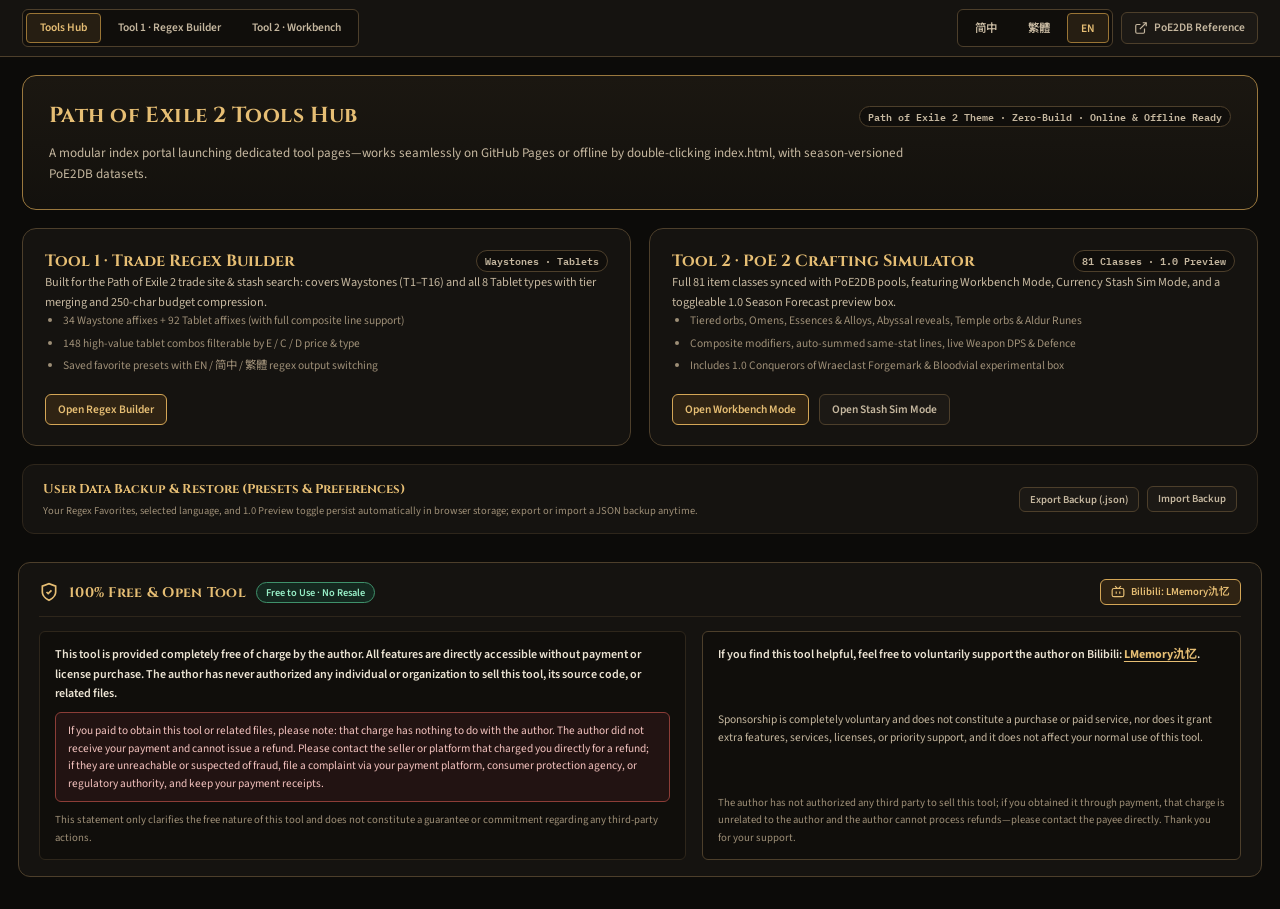
<file: index.html>
<!DOCTYPE html>
<html lang="en">
<head>
  <meta charset="UTF-8" />
  <meta name="viewport" content="width=device-width, initial-scale=1.0" />
  <title>PoE 2 Tools Hub — Path of Exile 2 Theme</title>
  <script>
    // 兼容旧版 #regex 书签链接：直接跳入独立词缀正则工具页面
    if (window.location.hash === "#regex") {
      window.location.replace("pages/tool1_regex/index.html" + window.location.search);
    }
    window.POE2_BASE_PATH = "";
    window.POE2_PAGE = "home";
  </script>
  <link rel="preconnect" href="https://fonts.googleapis.com" />
  <link rel="preconnect" href="https://fonts.gstatic.com" crossorigin />
  <link href="https://fonts.googleapis.com/css2?family=Cinzel:wght@600;700&family=IBM+Plex+Mono:wght@500;600;700&family=Noto+Sans+SC:wght@400;500;600;700&family=Noto+Sans+TC:wght@400;500;600;700&family=Source+Sans+3:wght@400;500;600;700&display=swap" rel="stylesheet" />
  <link rel="stylesheet" href="styles/base.css" />
</head>
<body>
  <header class="topbar" id="sharedTopbar"></header>
  <div class="status-feedback hidden" id="feedbackBanner" role="status" aria-live="polite"></div>

  <main class="portal-wrap">
    <section class="portal-hero">
      <div class="portal-hero-head">
        <h1 class="portal-title" data-i18n="portalTitle">Path of Exile 2 Tools Hub</h1>
        <span class="badge-muted" data-i18n="portalHeroBadge">Path of Exile 2 Theme · Zero-Build · Online &amp; Offline Ready</span>
      </div>
      <p class="portal-subtitle" data-i18n="portalSubtitle">
        A modular index portal launching dedicated tool pages—works seamlessly on GitHub Pages or offline by double-clicking index.html, with season-versioned PoE2DB datasets.
      </p>
    </section>

    <section class="portal-grid" aria-label="Tools Index">
      <article class="portal-card">
        <div>
          <div class="portal-card-head">
            <h2 class="portal-card-title" data-i18n="portalTool1Title">Tool 1 · Trade Regex Builder</h2>
            <span class="badge-muted">Waystones · Tablets</span>
          </div>
          <p class="portal-card-desc" data-i18n="portalTool1Desc"></p>
          <ul class="portal-feature-list">
            <li data-i18n="portalTool1Feat1"></li>
            <li data-i18n="portalTool1Feat2"></li>
            <li data-i18n="portalTool1Feat3"></li>
          </ul>
        </div>
        <div class="portal-actions">
          <a class="btn btn-primary" data-nav="pages/tool1_regex/index.html" href="pages/tool1_regex/index.html" data-i18n="portalTool1Btn">Open Regex Builder</a>
        </div>
      </article>

      <article class="portal-card">
        <div>
          <div class="portal-card-head">
            <h2 class="portal-card-title" data-i18n="portalTool2Title">Tool 2 · PoE 2 Crafting Simulator</h2>
            <span class="badge-muted">81 Classes · 1.0 Preview</span>
          </div>
          <p class="portal-card-desc" data-i18n="portalTool2Desc"></p>
          <ul class="portal-feature-list">
            <li data-i18n="portalTool2Feat1"></li>
            <li data-i18n="portalTool2Feat2"></li>
            <li data-i18n="portalTool2Feat3"></li>
          </ul>
        </div>
        <div class="portal-actions">
          <a class="btn btn-primary" data-nav="pages/tool2_crafting/index.html" data-nav-extra="mode=workbench" href="pages/tool2_crafting/index.html?mode=workbench" data-i18n="portalTool2BtnWorkbench">Open Workbench Mode</a>
          <a class="btn btn-ghost" data-nav="pages/tool2_crafting/index.html" data-nav-extra="mode=stash" href="pages/tool2_crafting/index.html?mode=stash" data-i18n="portalTool2BtnStash">Open Stash Sim Mode</a>
        </div>
      </article>
    </section>

    <section class="portal-data-bar" aria-label="User Data Backup">
      <div class="portal-data-info">
        <div class="portal-data-title" data-i18n="portalDataTitle">User Data Backup &amp; Restore</div>
        <div class="hint-text" data-i18n="portalDataDesc"></div>
      </div>
      <div class="portal-data-actions">
        <button type="button" class="btn btn-ghost btn-sm" id="btnExportUserData" data-i18n="btnExportUser">Export Backup (.json)</button>
        <label class="btn btn-ghost btn-sm" for="inputImportUserData" style="cursor:pointer;">
          <span data-i18n="btnImportUser">Import Backup</span>
          <input type="file" id="inputImportUserData" accept="application/json,.json" hidden />
        </label>
      </div>
    </section>
  </main>

  <footer class="site-footer" id="sharedFooter" aria-label="Free Tool &amp; Anti-Resale Notice"></footer>

  <script src="data/user/default_profile.js"></script>
  <script src="data/poe2db/seasons_index.js"></script>
  <script src="src/shared/storage.js"></script>
  <script src="src/shared/seasonManager.js"></script>
  <script src="src/shared/i18n.js"></script>
  <script src="src/shared/layout.js"></script>
  <script>
    (function () {
      const btnExp = document.getElementById("btnExportUserData");
      const inpImp = document.getElementById("inputImportUserData");
      const tr = (k) => window.PoE2I18n.t(window.PoE2Layout.getLanguage(), k);

      if (btnExp) {
        btnExp.addEventListener("click", () => {
          const data = window.PoE2Storage.exportUserBackup();
          const blob = new Blob([JSON.stringify(data, null, 2)], { type: "application/json" });
          const url = URL.createObjectURL(blob);
          const a = document.createElement("a");
          a.href = url;
          a.download = "poe2_tools_user_backup.json";
          a.click();
          URL.revokeObjectURL(url);
          window.PoE2ShowFeedback(tr("msgExportedUser"), "success");
        });
      }

      if (inpImp) {
        inpImp.addEventListener("change", (ev) => {
          const file = ev.target.files && ev.target.files[0];
          if (!file) return;
          const reader = new FileReader();
          reader.onload = () => {
            try {
              const restored = window.PoE2Storage.importUserBackup(reader.result);
              if (restored.lang) window.PoE2Layout.setLanguage(restored.lang);
              window.PoE2ShowFeedback(tr("msgImportedUser"), "success");
            } catch (_) {
              window.PoE2ShowFeedback(tr("errImportUser"), "error");
            }
            inpImp.value = "";
          };
          reader.readAsText(file);
        });
      }
    })();
  </script>
</body>
</html>
</file>
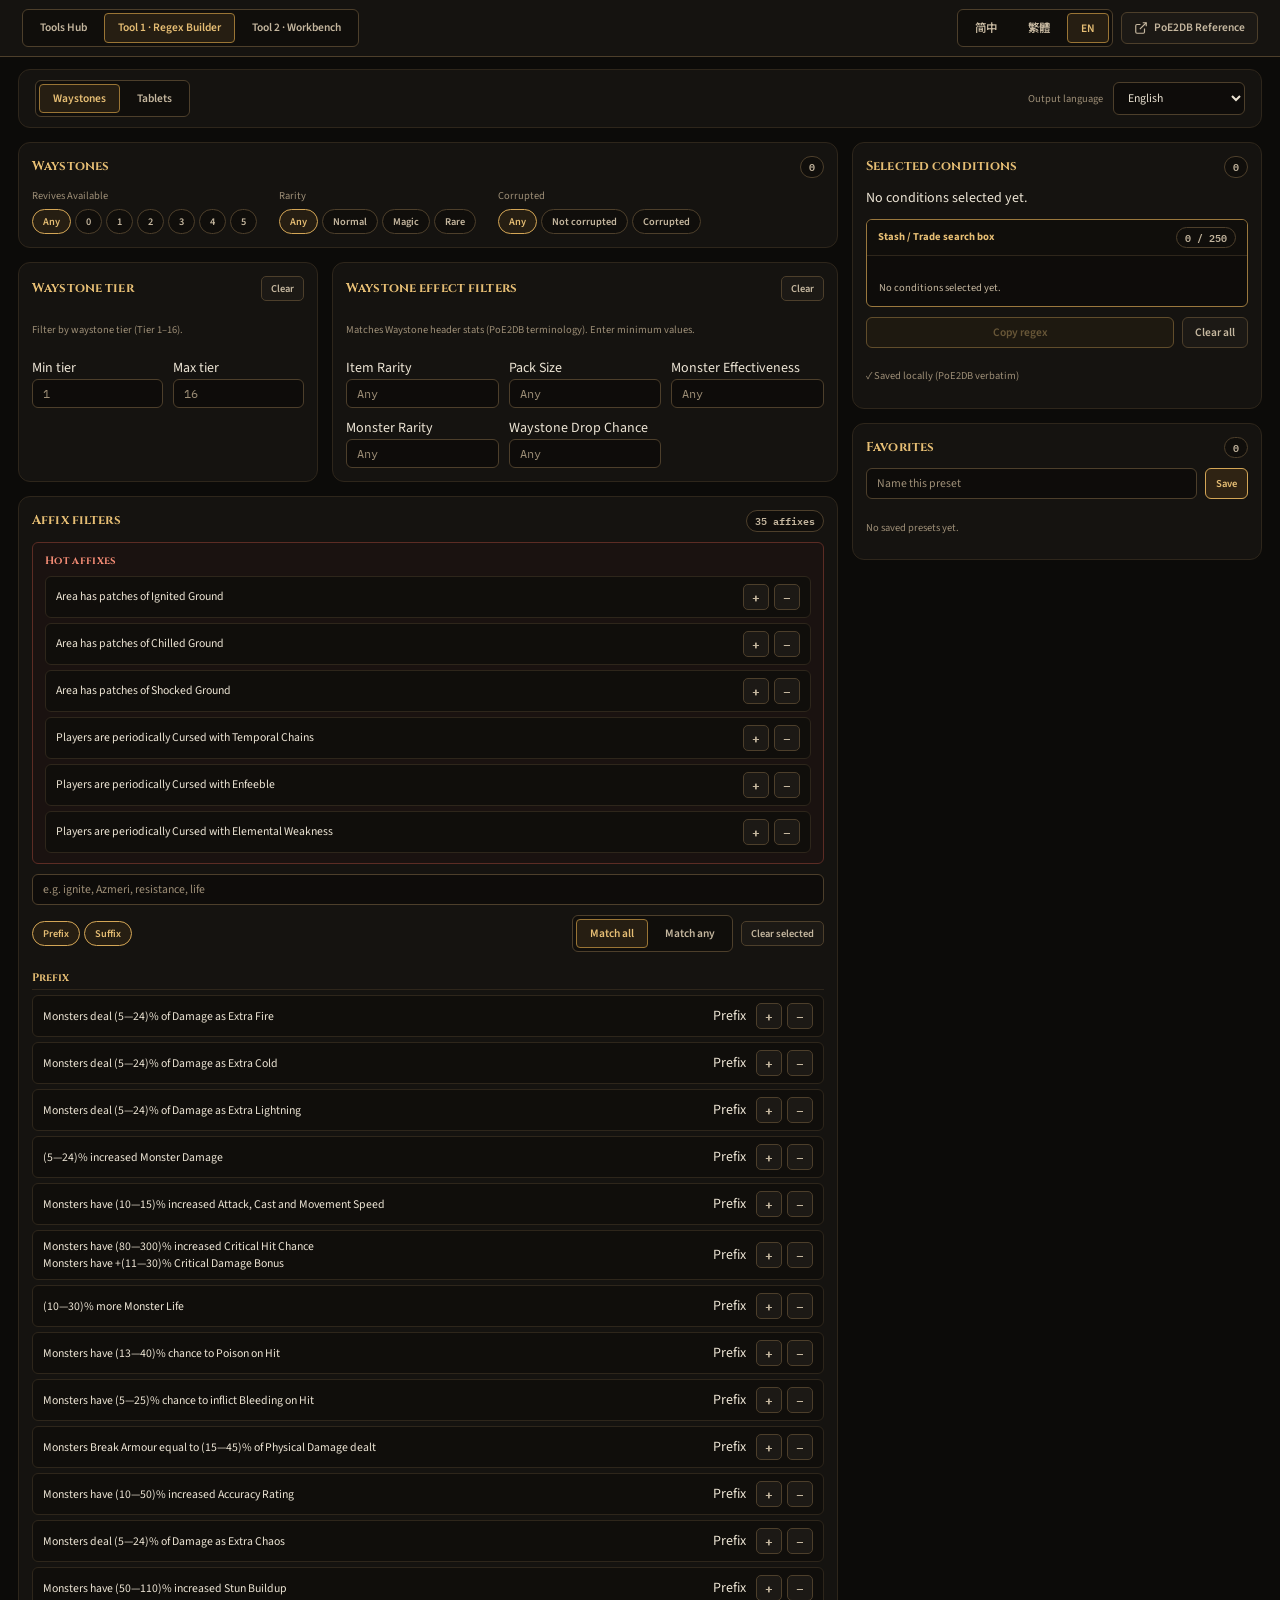
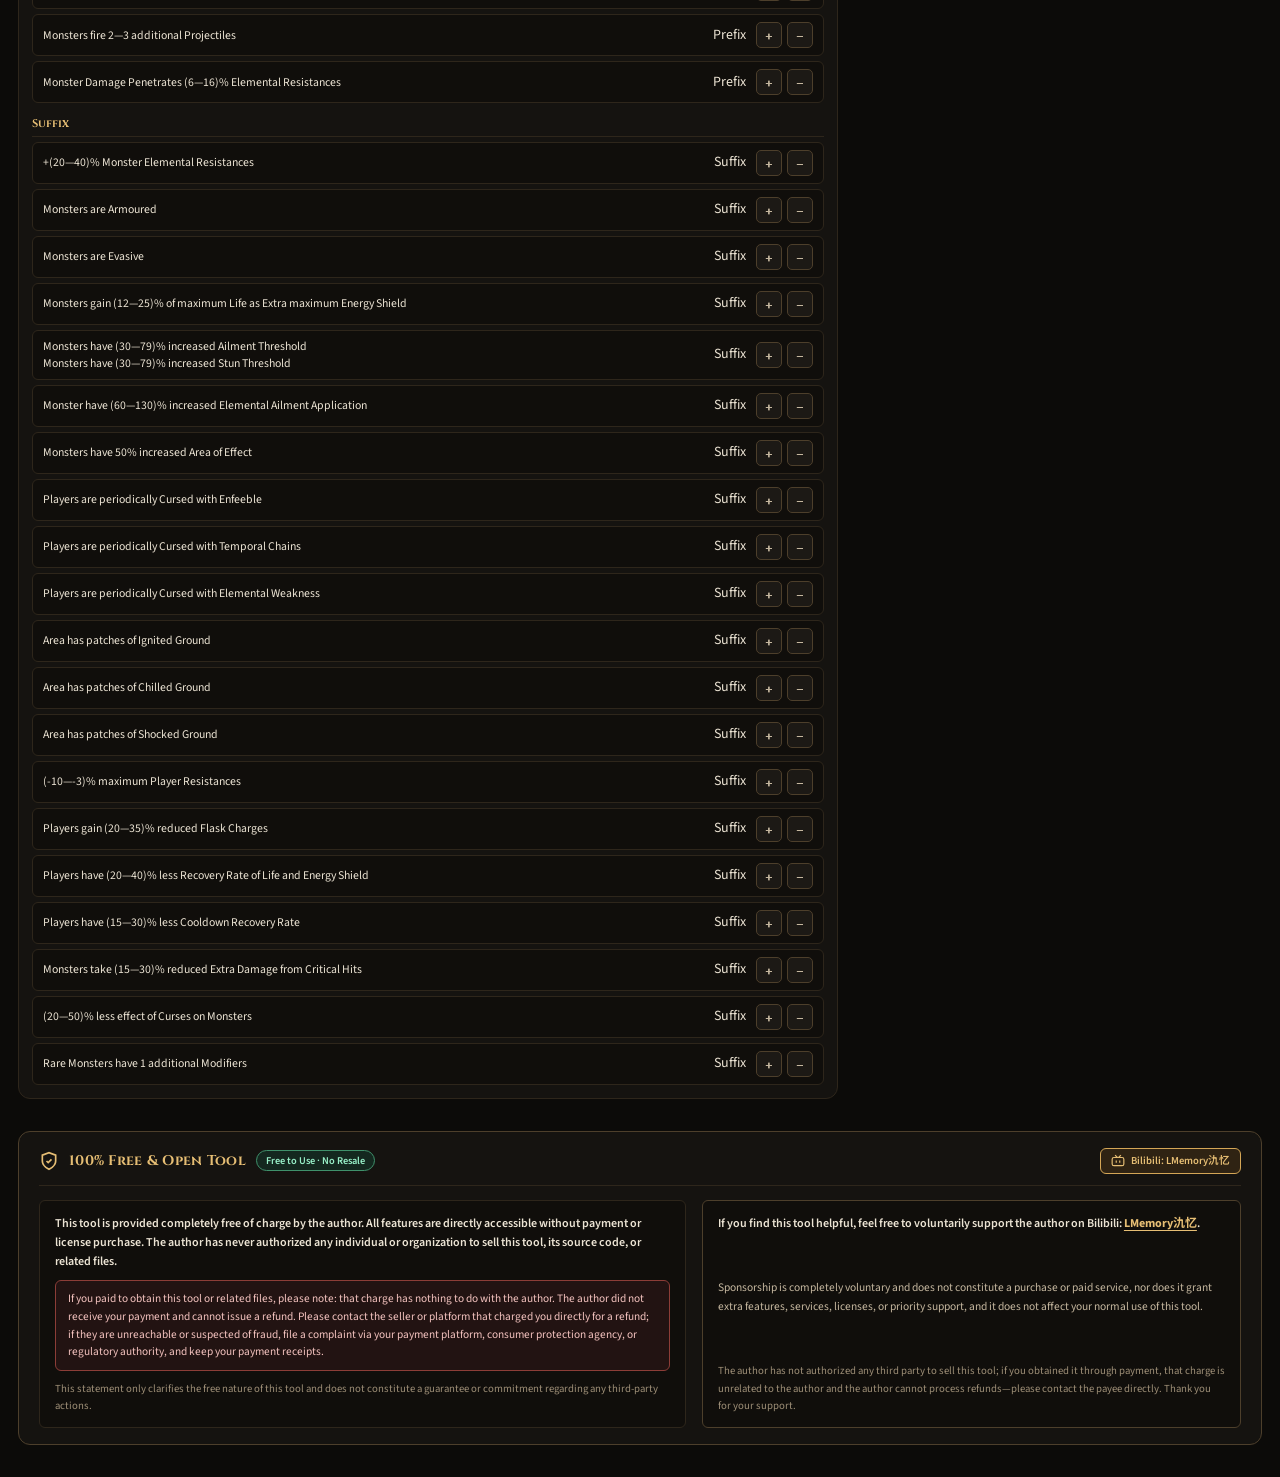
<file: pages/tool1_regex/index.html>
<!DOCTYPE html>
<html lang="en">
<head>
  <meta charset="UTF-8" />
  <meta name="viewport" content="width=device-width, initial-scale=1.0" />
  <title>PoE 2 Trade Regex Tool — PoE2DB</title>
  <script>
    window.POE2_BASE_PATH = "../../";
    window.POE2_PAGE = "tool1_regex";
  </script>
  <link rel="preconnect" href="https://fonts.googleapis.com" />
  <link rel="preconnect" href="https://fonts.gstatic.com" crossorigin />
  <link href="https://fonts.googleapis.com/css2?family=Cinzel:wght@600;700&family=IBM+Plex+Mono:wght@500;600;700&family=Noto+Sans+SC:wght@400;500;600;700&family=Noto+Sans+TC:wght@400;500;600;700&family=Source+Sans+3:wght@400;500;600;700&display=swap" rel="stylesheet" />
  <link rel="stylesheet" href="../../styles/base.css" />
  <link rel="stylesheet" href="../../styles/tool1_regex.css" />
</head>
<body>
  <header class="topbar" id="sharedTopbar"></header>
  <div class="status-feedback hidden" id="feedbackBanner" role="status" aria-live="polite"></div>

  <!-- 工具 1：市集词缀正则生成器（引路石 Waystones / 石板碑牌 Tablets） -->
  <section class="rex-workspace" id="regexView" aria-label="PoE 2 Affix Regex Builder">
    <div class="rex-topbar card">
      <div class="rex-topbar-left">
        <div class="segmented" id="rex-tabs" role="group" aria-label="Regex Target Type">
          <button type="button" class="seg-btn active" data-tab="waystone" aria-pressed="true" id="rex-tab-waystone">Waystones</button>
          <button type="button" class="seg-btn" data-tab="tablet" aria-pressed="false" id="rex-tab-tablet">Tablets</button>
        </div>
      </div>
      <div class="rex-topbar-right">
        <label class="rex-lang-field">
          <span id="rex-language-label" class="hint-text">Output language</span>
          <select id="rex-language" aria-labelledby="rex-language-label">
            <option value="en">English</option>
            <option value="cn">简体中文</option>
            <option value="tw">繁體中文</option>
          </select>
        </label>
      </div>
    </div>

    <div class="rex-layout">
      <div class="rex-col-main">
        <!-- 基础筛选（石板类型 / 复活次数 / 稀有度 / 腐化状态） -->
        <section class="card">
          <div class="card-head">
            <h2 id="rex-primary-heading">Waystones</h2>
            <span class="badge-muted" id="rex-primary-badge">0</span>
          </div>
          <div id="rex-primary-body" class="rex-primary-body"></div>
        </section>

        <!-- 引路石阶级 + 引路石效果筛选 -->
        <div class="rex-waystone-row">
          <section class="card" id="rex-tier-card" aria-labelledby="rex-tier-heading">
            <div class="card-head">
              <h2 id="rex-tier-heading">Waystone tier</h2>
              <button type="button" class="mini-chip" id="rex-tier-clear">Clear</button>
            </div>
            <p class="hint-text" id="rex-tier-hint"></p>
            <div class="rex-tier-grid" id="rex-tier-body"></div>
          </section>

          <section class="card" id="rex-summary-card" aria-labelledby="rex-summary-heading">
            <div class="card-head">
              <h2 id="rex-summary-heading">Waystone effect filters</h2>
              <button type="button" class="mini-chip" id="rex-summary-clear">Clear</button>
            </div>
            <p class="hint-text" id="rex-summary-hint"></p>
            <div class="rex-summary-grid" id="rex-summary-body"></div>
          </section>
        </div>

        <!-- 高价值石板词缀（仅在 Tablets 标签页显示） -->
        <section class="card hidden" id="rex-hv-card" aria-labelledby="rex-hv-heading">
          <div class="card-head">
            <h2 id="rex-hv-heading">High-value tablet affixes</h2>
            <span class="badge-muted" id="rex-hv-count">0</span>
          </div>
          <p class="hint-text" id="rex-hv-hint"></p>
          <div class="rex-hv-filters">
            <div class="rex-hv-price-group">
              <span class="hint-text" id="rex-hv-price-label">Min price</span>
              <input id="rex-hv-price" type="number" inputmode="numeric" min="0" placeholder="Any" />
              <select id="rex-hv-currency">
                <option value="E">E</option>
                <option value="C">C</option>
                <option value="D">D</option>
              </select>
            </div>
            <div class="pill-group" id="rex-hv-types"></div>
          </div>
          <div class="rex-hv-list" id="rex-hv-list"></div>
        </section>

        <!-- 词缀筛选主列表 -->
        <section class="card" aria-labelledby="rex-affix-heading">
          <div class="card-head">
            <h2 id="rex-affix-heading">Affix filters</h2>
            <span class="badge-muted" id="rex-visible-count">0</span>
          </div>

          <div class="rex-hot-bar" id="rex-hot-bar">
            <span class="rex-hot-label" id="rex-hot-label">Hot affixes</span>
          </div>

          <div class="rex-affix-controls">
            <input id="rex-search" type="search" autocomplete="off" spellcheck="false" placeholder="e.g. ignite, resistance, life" />
            <div class="rex-control-row">
              <div class="pill-group" role="group">
                <button type="button" class="pill active" id="rex-toggle-prefix" aria-pressed="true">Prefix</button>
                <button type="button" class="pill active" id="rex-toggle-suffix" aria-pressed="true">Suffix</button>
              </div>
              <div class="rex-control-end">
                <div class="segmented" id="rex-match-mode" role="group">
                  <button type="button" class="seg-btn active" data-match="all" aria-pressed="true" id="rex-match-all">Match all</button>
                  <button type="button" class="seg-btn" data-match="any" aria-pressed="false" id="rex-match-any">Match any</button>
                </div>
                <button type="button" class="mini-chip" id="rex-clear-selected">Clear selected</button>
              </div>
            </div>
          </div>

          <div id="rex-affix-list" class="rex-affix-groups"></div>
        </section>
      </div>

      <!-- 右侧粘性面板：已选条件 + 交易站正则预览 + 最爱预设 -->
      <aside class="rex-col-side">
        <section class="card">
          <div class="card-head">
            <h2 id="rex-result-heading">Selected conditions</h2>
            <span class="badge-muted" id="rex-condition-count">0</span>
          </div>

          <div id="rex-summary"></div>

          <div class="rex-regex-box">
            <div class="rex-regex-head">
              <span id="rex-regex-heading">Trade search box</span>
              <span class="badge-muted" id="rex-regex-length">0 / 250</span>
            </div>
            <pre class="rex-regex-source empty" id="rex-regex-source"></pre>
            <p class="rex-regex-msg" id="rex-regex-message" role="status" aria-live="polite"></p>
          </div>

          <div class="rex-actions">
            <button type="button" class="btn btn-primary rex-btn-grow" id="rex-copy" disabled>Copy regex</button>
            <button type="button" class="btn btn-ghost" id="rex-clear">Clear all</button>
          </div>

          <p class="hint-text" id="rex-status" role="status"></p>
        </section>

        <section class="card" aria-labelledby="rex-fav-heading">
          <div class="card-head">
            <h2 id="rex-fav-heading">Favorites</h2>
            <span class="badge-muted" id="rex-fav-count">0</span>
          </div>
          <div class="rex-fav-row">
            <input id="rex-fav-name" type="text" maxlength="24" placeholder="Name this preset" />
            <button type="button" class="btn btn-sm btn-primary" id="rex-fav-save">Save</button>
          </div>
          <div class="rex-fav-list" id="rex-fav-list"></div>
        </section>
      </aside>
    </div>
  </section>

  <footer class="site-footer" id="sharedFooter" aria-label="Free Tool &amp; Anti-Resale Notice"></footer>

  <script src="../../data/user/default_profile.js"></script>
  <script src="../../data/poe2db/seasons_index.js"></script>
  <script src="../../data/poe2db/current/atlas/atlas_mods.js"></script>
  <script src="../../data/tool_data/tool1_regex/high_value_combos.js"></script>
  <script src="../../src/shared/storage.js"></script>
  <script src="../../src/shared/seasonManager.js"></script>
  <script src="../../src/shared/i18n.js"></script>
  <script src="../../src/shared/layout.js"></script>
  <script src="../../src/tool1_regex/regexEngine.js"></script>
  <script src="../../src/tool1_regex/regexUI.js"></script>
</body>
</html>
</file>
<file: styles/base.css>
/* 流放之路 2 主题（Path of Exile 2 Theme）全站公共样式系统 */

:root {
  --p-density: 1;

  --bg-canvas: #0c0b09;
  --bg-surface: #151310;
  --bg-elevated: #1c1915;
  --bg-subtle: #100e0b;
  --bg-hover: #252018;
  --bg-input: #0e0c0a;

  --border-subtle: #2e261b;
  --border-strong: #4d3f2b;
  --border-gold: #9a783e;

  --text-primary: #ece4d4;
  --text-secondary: #c5b79f;
  --text-muted: #9e8f77;

  --primary: #d4a656;
  --primary-hover: #e6be74;
  --primary-bg: #261e12;
  --primary-border: #9a7535;

  --accent-amber: #e8bd63;
  --accent-amber-bg: #251c0f;
  --accent-amber-border: #8f6b29;

  --rarity-normal: #d8d2c5;
  --rarity-magic: #82aaff;
  --rarity-rare: #f3d46b;
  --rarity-corrupted: #f27474;
  --rarity-fractured: #dfb47c;
  --rarity-desecrated: #55d49f;
  --rarity-essence: #70c8eb;
  --prefix-color: #82aaff;
  --suffix-color: #e8bd63;

  --radius-sm: 6px;
  --radius-md: 12px;
  --radius-lg: 14px;
  --shadow-float: 0 12px 28px rgba(0, 0, 0, 0.72);

  --font-display: "Cinzel", "Noto Sans SC", "Noto Sans TC", serif;
  --font-sans: "Source Sans 3", "Noto Sans SC", "Noto Sans TC", "PingFang SC", "Microsoft YaHei", system-ui, sans-serif;
  --font-mono: "IBM Plex Mono", "Cascadia Mono", Consolas, monospace;
}

*,
*::before,
*::after {
  box-sizing: border-box;
}

::selection {
  background: #4d3a1d;
  color: #f7efe0;
}

html {
  scrollbar-width: thin;
  scrollbar-color: #4d3f2b #100e0b;
}

::-webkit-scrollbar {
  width: 7px;
  height: 7px;
}

::-webkit-scrollbar-track {
  background: #100e0b;
}

::-webkit-scrollbar-thumb {
  background: #4d3f2b;
  border-radius: 4px;
}

::-webkit-scrollbar-thumb:hover {
  background: #735c3d;
}

html,
body {
  margin: 0;
  padding: 0;
  background: var(--bg-canvas);
  color: var(--text-primary);
  font-family: var(--font-sans);
  font-size: 14px;
  line-height: 1.5;
  -webkit-font-smoothing: antialiased;
}

button,
input,
select {
  font-family: inherit;
  font-size: inherit;
  color: inherit;
}

input::placeholder {
  color: var(--text-muted);
  opacity: 1;
}

button {
  cursor: pointer;
}

:focus-visible {
  outline: 2px solid var(--primary);
  outline-offset: 2px;
}

.hidden {
  display: none !important;
}

/* 顶部导航栏 */
.topbar {
  display: flex;
  align-items: center;
  justify-content: space-between;
  gap: 14px;
  padding: 9px 22px;
  background: var(--bg-surface);
  border-bottom: 1px solid var(--border-strong);
  position: sticky;
  top: 0;
  z-index: 90;
  flex-wrap: wrap;
}

.topbar-left,
.topbar-actions,
.topbar-craft-actions {
  display: flex;
  align-items: center;
  gap: 8px;
  flex-wrap: wrap;
}

.segmented {
  display: inline-flex;
  padding: 3px;
  background: var(--bg-subtle);
  border: 1px solid var(--border-strong);
  border-radius: var(--radius-sm);
  gap: 3px;
}

.seg-btn {
  padding: 5px 13px;
  border: 1px solid transparent;
  background: transparent;
  color: var(--text-secondary);
  font-size: 0.82rem;
  font-weight: 600;
  border-radius: 4px;
  transition: background 140ms ease, color 140ms ease, border-color 140ms ease;
}

.seg-btn:hover {
  color: var(--text-primary);
  background: var(--bg-hover);
}

.seg-btn.active {
  background: var(--primary-bg);
  color: var(--primary-hover);
  border-color: var(--primary-border);
}

.btn {
  display: inline-flex;
  align-items: center;
  justify-content: center;
  gap: 6px;
  padding: 6px 12px;
  border-radius: var(--radius-sm);
  border: 1px solid transparent;
  font-weight: 600;
  font-size: 0.82rem;
  text-decoration: none;
  transition: background 140ms ease, border-color 140ms ease, color 140ms ease;
}

.btn svg {
  width: 14px;
  height: 14px;
  flex-shrink: 0;
}

.btn:disabled {
  opacity: 0.4;
  cursor: not-allowed;
}

.btn-ghost {
  background: var(--bg-elevated);
  border-color: var(--border-strong);
  color: var(--text-secondary);
}

.btn-ghost:hover:not(:disabled) {
  background: var(--bg-hover);
  border-color: var(--border-gold);
  color: var(--text-primary);
}

.btn-primary {
  background: #2f2313;
  border-color: var(--primary);
  color: var(--primary-hover);
}

.btn-primary:hover:not(:disabled) {
  background: #3d2e19;
  border-color: var(--primary-hover);
  color: #f6dca0;
}

.btn-accent {
  background: #13281f;
  border-color: #3b8764;
  color: #7ee2b8;
}

.btn-accent:hover:not(:disabled) {
  background: #193629;
}

.btn-sm {
  padding: 4px 10px;
  font-size: 0.76rem;
}

/* 悬浮全局状态与确认提示条（无论滚动在何处均固定在视口中央上方） */
.status-feedback {
  position: fixed;
  top: 58px;
  left: 50%;
  transform: translateX(-50%);
  z-index: 200;
  width: min(92vw, 720px);
  padding: 10px 16px;
  border-radius: var(--radius-sm);
  font-size: 0.86rem;
  font-weight: 600;
  border: 1px solid var(--border-gold);
  background: var(--bg-elevated);
  color: var(--text-primary);
  box-shadow: var(--shadow-float);
  display: flex;
  align-items: center;
  justify-content: space-between;
  gap: 12px;
}

.status-feedback.error {
  border-color: #c95149;
  background: #241211;
  color: #f7c1bd;
}

.status-feedback.success {
  border-color: #3f916b;
  background: #12241c;
  color: #a9f0d1;
}

.status-feedback.confirm {
  border-color: #d4a656;
  background: #241b0f;
  color: #f4dfaf;
  flex-wrap: wrap;
}

.feedback-text {
  flex: 1;
  min-width: 0;
}

.feedback-close {
  background: transparent;
  border: none;
  color: inherit;
  padding: 3px;
  border-radius: 4px;
  display: inline-flex;
  align-items: center;
  justify-content: center;
  opacity: 0.8;
}

.feedback-close:hover {
  opacity: 1;
  background: rgba(255, 255, 255, 0.08);
}

.feedback-close svg {
  width: 15px;
  height: 15px;
}

.feedback-actions {
  display: inline-flex;
  align-items: center;
  gap: 8px;
}


select,
input[type="number"],
input[type="search"],
input[type="text"] {
  width: 100%;
  padding: 6px 10px;
  background: var(--bg-input);
  border: 1px solid var(--border-strong);
  border-radius: var(--radius-sm);
  color: var(--text-primary);
  font-size: 0.84rem;
}

select:focus,
input:focus {
  border-color: var(--primary);
  outline: none;
}

input[type="number"] {
  width: 68px;
  font-family: var(--font-mono);
  font-variant-numeric: tabular-nums;
}

.inline-stepper {
  display: flex;
  align-items: center;
  gap: 5px;
  flex-wrap: wrap;
}

.mini-chip {
  padding: 4px 9px;
  border-radius: 5px;
  border: 1px solid var(--border-strong);
  background: var(--bg-elevated);
  color: var(--text-secondary);
  font-size: 0.75rem;
  font-weight: 600;
  font-variant-numeric: tabular-nums;
  transition: background 120ms ease, color 120ms ease, border-color 120ms ease;
}

.mini-chip:hover:not(:disabled) {
  background: var(--bg-hover);
  border-color: var(--border-gold);
  color: var(--text-primary);
}

.mini-chip:disabled {
  opacity: 0.38;
  cursor: not-allowed;
}

.card {
  background: var(--bg-surface);
  border: 1px solid var(--border-subtle);
  border-radius: var(--radius-md);
  padding: 13px;
  display: flex;
  flex-direction: column;
  gap: 10px;
  min-width: 0;
}

.card-full {
  height: 100%;
  overflow-y: auto;
}

.card-head {
  display: flex;
  align-items: center;
  justify-content: space-between;
  gap: 8px;
}

.card-head h2 {
  margin: 0;
  font-family: var(--font-display);
  font-size: 0.92rem;
  font-weight: 700;
  letter-spacing: 0.01em;
  color: var(--primary-hover);
}

.badge-muted {
  padding: 2px 8px;
  border-radius: 999px;
  background: var(--bg-subtle);
  border: 1px solid var(--border-strong);
  font-size: 0.74rem;
  font-weight: 600;
  color: var(--text-secondary);
  font-family: var(--font-mono);
  font-variant-numeric: tabular-nums;
}

.hint-text {
  font-size: 0.75rem;
  color: var(--text-muted);
}


.pill-group {
  display: inline-flex;
  gap: 4px;
  flex-wrap: wrap;
}

.pill {
  padding: 4px 10px;
  border-radius: 999px;
  border: 1px solid var(--border-strong);
  background: var(--bg-subtle);
  color: var(--text-secondary);
  font-size: 0.74rem;
  font-weight: 600;
  transition: background 120ms ease, border-color 120ms ease, color 120ms ease;
}

.pill:hover {
  background: var(--bg-hover);
  color: var(--text-primary);
}

.pill.active {
  background: var(--primary-bg);
  border-color: var(--primary);
  color: var(--primary-hover);
}

/* 底部免费声明与防倒卖维权面板 */
.site-footer {
  max-width: 1840px;
  margin: 0 auto 32px;
  padding: 0 18px;
}

.footer-inner {
  background: var(--bg-surface);
  border: 1px solid var(--border-strong);
  border-radius: var(--radius-md);
  padding: 16px 20px;
  display: flex;
  flex-direction: column;
  gap: 14px;
}

.footer-head {
  display: flex;
  align-items: center;
  justify-content: space-between;
  gap: 12px;
  flex-wrap: wrap;
  padding-bottom: 11px;
  border-bottom: 1px solid var(--border-subtle);
}

.footer-title-group {
  display: flex;
  align-items: center;
  gap: 10px;
  flex-wrap: wrap;
}

.footer-icon {
  width: 20px;
  height: 20px;
  color: var(--primary-hover);
  flex-shrink: 0;
}

.footer-title {
  margin: 0;
  font-family: var(--font-display);
  font-size: 1rem;
  font-weight: 700;
  color: var(--primary-hover);
  letter-spacing: 0.02em;
}

.footer-badge {
  padding: 2px 9px;
  border-radius: 999px;
  background: #14281f;
  border: 1px solid #3f916b;
  color: #98f0c8;
  font-size: 0.74rem;
  font-weight: 600;
}

.footer-bili-btn {
  text-decoration: none;
}

.footer-grid {
  display: grid;
  grid-template-columns: 1.2fr 1fr;
  gap: 16px;
  align-items: stretch;
}

.footer-col {
  display: flex;
  flex-direction: column;
  justify-content: space-between;
  gap: 9px;
  padding: 13px 15px;
  background: var(--bg-subtle);
  border: 1px solid var(--border-subtle);
  border-radius: var(--radius-sm);
}

.footer-col-sponsor {
  border-color: var(--border-strong);
}

.footer-col p {
  margin: 0;
  line-height: 1.6;
}

.footer-lead {
  font-size: 0.86rem;
  font-weight: 600;
  color: var(--text-primary);
}

.footer-desc {
  font-size: 0.82rem;
  color: var(--text-secondary);
}

.footer-alert {
  padding: 9px 12px;
  border-radius: var(--radius-sm);
  background: #221312;
  border: 1px solid #8c3d37;
  color: #f4c3bf;
  font-size: 0.81rem;
  line-height: 1.55;
}

.footer-note {
  font-size: 0.77rem;
  color: var(--text-muted);
}

.footer-link {
  color: var(--primary-hover);
  font-weight: 700;
  text-decoration: underline;
  text-underline-offset: 3px;
  transition: color 120ms ease;
}

.footer-link:hover {
  color: #f8dea4;
}


/* 首页门户索引大厅 */
.portal-wrap {
  max-width: 1420px;
  margin: 18px auto 28px;
  padding: 0 22px;
  display: flex;
  flex-direction: column;
  gap: 18px;
}

.portal-hero {
  background: linear-gradient(180deg, #1b1711 0%, #13110d 100%);
  border: 1px solid var(--border-gold);
  border-radius: var(--radius-lg);
  padding: 24px 26px;
  display: flex;
  flex-direction: column;
  gap: 10px;
}

.portal-hero-head {
  display: flex;
  align-items: center;
  justify-content: space-between;
  gap: 12px;
  flex-wrap: wrap;
}

.portal-title {
  margin: 0;
  font-family: var(--font-display);
  font-size: 1.55rem;
  font-weight: 700;
  color: var(--primary-hover);
  letter-spacing: 0.02em;
}

.portal-subtitle {
  margin: 0;
  font-size: 0.94rem;
  color: var(--text-secondary);
  max-width: 880px;
  line-height: 1.6;
}

.portal-grid {
  display: grid;
  grid-template-columns: repeat(2, minmax(0, 1fr));
  gap: 18px;
  align-items: stretch;
}

.portal-card {
  background: var(--bg-surface);
  border: 1px solid var(--border-strong);
  border-radius: var(--radius-lg);
  padding: 20px 22px;
  display: flex;
  flex-direction: column;
  justify-content: space-between;
  gap: 14px;
  transition: border-color 140ms ease, transform 120ms ease;
}

.portal-card:hover {
  border-color: var(--primary);
  transform: translateY(-2px);
}

.portal-card-head {
  display: flex;
  align-items: center;
  justify-content: space-between;
  gap: 10px;
  flex-wrap: wrap;
}

.portal-card-title {
  margin: 0;
  font-family: var(--font-display);
  font-size: 1.16rem;
  font-weight: 700;
  color: var(--primary-hover);
}

.portal-card-desc {
  margin: 0;
  font-size: 0.88rem;
  color: var(--text-secondary);
  line-height: 1.6;
}

.portal-feature-list {
  margin: 0;
  padding-left: 18px;
  display: flex;
  flex-direction: column;
  gap: 5px;
  font-size: 0.82rem;
  color: var(--text-muted);
}

.portal-actions {
  display: flex;
  align-items: center;
  gap: 10px;
  flex-wrap: wrap;
  padding-top: 6px;
}

.portal-data-bar {
  background: var(--bg-surface);
  border: 1px solid var(--border-subtle);
  border-radius: var(--radius-md);
  padding: 15px 20px;
  display: flex;
  align-items: center;
  justify-content: space-between;
  gap: 14px;
  flex-wrap: wrap;
}

.portal-data-info {
  display: flex;
  flex-direction: column;
  gap: 3px;
}

.portal-data-title {
  font-family: var(--font-display);
  font-size: 0.92rem;
  font-weight: 700;
  color: var(--primary-hover);
}

.portal-data-actions {
  display: flex;
  align-items: center;
  gap: 8px;
  flex-wrap: wrap;
}

a.seg-btn {
  text-decoration: none;
  display: inline-flex;
  align-items: center;
}

.brand-link {
  display: inline-flex;
  align-items: center;
  gap: 8px;
  font-family: var(--font-display);
  font-size: 0.96rem;
  font-weight: 700;
  color: var(--primary-hover);
  text-decoration: none;
  margin-right: 6px;
}

.brand-link:hover {
  color: #f7deb0;
}

@media (max-width: 960px) {
  .portal-grid,
  .footer-grid {
    grid-template-columns: 1fr;
  }
}
</file>
<file: styles/tool1_regex.css>
/* 工具 1：市集词缀正则工具专属样式（流放之路 2 主题） */

.rex-workspace {
  max-width: 1840px;
  margin: 12px auto 32px;
  padding: 0 18px;
  display: flex;
  flex-direction: column;
  gap: 14px;
}

.rex-topbar {
  flex-direction: row;
  align-items: center;
  justify-content: space-between;
  flex-wrap: wrap;
  padding: 10px 16px;
}

.rex-topbar-left,
.rex-topbar-right,
.rex-lang-field {
  display: flex;
  align-items: center;
  gap: 10px;
}

.rex-lang-field select {
  width: auto;
  min-width: 132px;
}

.rex-layout {
  display: grid;
  grid-template-columns: minmax(0, 1fr) 410px;
  gap: 14px;
  align-items: start;
}

.rex-col-main {
  display: flex;
  flex-direction: column;
  gap: 14px;
  min-width: 0;
}

.rex-col-side {
  position: sticky;
  top: 58px;
  display: flex;
  flex-direction: column;
  gap: 14px;
  min-width: 0;
}

.rex-primary-body {
  display: flex;
  flex-direction: column;
  gap: 12px;
}

.rex-primary-row {
  display: flex;
  flex-wrap: wrap;
  gap: 14px 22px;
  align-items: flex-start;
}

.rex-filter-block {
  display: flex;
  flex-direction: column;
  gap: 6px;
}

.rex-waystone-row {
  display: grid;
  grid-template-columns: 300px minmax(0, 1fr);
  gap: 14px;
}

.rex-tier-grid {
  display: grid;
  grid-template-columns: 1fr 1fr;
  gap: 10px;
}

.rex-summary-grid {
  display: grid;
  grid-template-columns: repeat(auto-fill, minmax(150px, 1fr));
  gap: 10px;
}

.rex-tier-grid input[type="number"],
.rex-summary-grid input[type="number"] {
  width: 100%;
}

.rex-hv-filters {
  display: flex;
  flex-wrap: wrap;
  gap: 10px;
  align-items: center;
}

.rex-hv-price-group {
  display: inline-flex;
  align-items: center;
  gap: 6px;
}

.rex-hv-price-group input {
  width: 88px;
}

.rex-hv-price-group select {
  width: 68px;
}

.rex-hv-list {
  display: flex;
  flex-direction: column;
  gap: 6px;
  max-height: 410px;
  overflow-y: auto;
}

.rex-hv-item {
  display: flex;
  align-items: center;
  gap: 10px;
  padding: 8px 11px;
  border-radius: var(--radius-sm);
  background: var(--bg-subtle);
  border: 1px solid var(--border-subtle);
}

.rex-hv-item:hover {
  border-color: var(--border-gold);
  background: var(--bg-hover);
}

.rex-hv-main {
  flex: 1;
  min-width: 0;
}

.rex-hv-name {
  font-size: 0.83rem;
  font-weight: 600;
  color: var(--text-primary);
}

.rex-hv-regex {
  font-family: var(--font-mono);
  font-size: 0.72rem;
  color: var(--text-muted);
  overflow: hidden;
  text-overflow: ellipsis;
  white-space: nowrap;
  margin-top: 2px;
}

.rex-hv-price {
  font-family: var(--font-mono);
  font-size: 0.82rem;
  font-weight: 700;
  color: var(--accent-amber);
  font-variant-numeric: tabular-nums;
  flex-shrink: 0;
}

.rex-hot-bar {
  padding: 10px 12px;
  background: #1a1210;
  border: 1px solid #5c2c24;
  border-radius: var(--radius-sm);
  display: flex;
  flex-direction: column;
  gap: 7px;
}

.rex-hot-label {
  font-family: var(--font-display);
  font-size: 0.77rem;
  font-weight: 700;
  color: #f28b74;
  letter-spacing: 0.03em;
}

.rex-hot-list,
.rex-affix-groups {
  display: flex;
  flex-direction: column;
  gap: 5px;
}

.rex-affix-controls {
  display: flex;
  flex-direction: column;
  gap: 10px;
}

.rex-control-row {
  display: flex;
  align-items: center;
  justify-content: space-between;
  gap: 10px;
  flex-wrap: wrap;
}

.rex-control-end {
  display: flex;
  align-items: center;
  gap: 8px;
  flex-wrap: wrap;
}

.rex-group-label {
  font-family: var(--font-display);
  font-size: 0.78rem;
  font-weight: 700;
  color: var(--primary-hover);
  padding: 8px 0 3px;
  border-bottom: 1px solid var(--border-subtle);
}

.rex-affix-row,
.rex-hot-row {
  display: flex;
  align-items: center;
  gap: 10px;
  padding: 7px 10px;
  border-radius: var(--radius-sm);
  background: var(--bg-subtle);
  border: 1px solid var(--border-subtle);
  cursor: pointer;
  flex-wrap: wrap;
  transition: background 120ms ease, border-color 120ms ease;
}

.rex-affix-row:hover,
.rex-hot-row:hover {
  background: var(--bg-hover);
  border-color: var(--border-strong);
}

.rex-affix-row.inc,
.rex-hot-row.inc {
  background: #12261d;
  border-color: #3f916b;
}

.rex-affix-row.exc,
.rex-hot-row.exc {
  background: #241312;
  border-color: #9e403a;
}

.rex-affix-text,
.rex-hot-text {
  flex: 1;
  min-width: 160px;
  font-size: 0.84rem;
  color: var(--text-primary);
  line-height: 1.45;
}

.rex-affix-row.composite .rex-affix-text .ln {
  display: block;
}

.rex-affix-row.inc .rex-affix-text,
.rex-hot-row.inc .rex-hot-text {
  color: #9ef0ca;
  font-weight: 600;
}

.rex-affix-row.exc .rex-affix-text,
.rex-hot-row.exc .rex-hot-text {
  color: #f7c1bd;
  font-weight: 600;
}

.rex-row-actions {
  display: inline-flex;
  gap: 5px;
  flex-shrink: 0;
}

.rex-icon-btn {
  width: 26px;
  height: 26px;
  border-radius: 5px;
  border: 1px solid var(--border-strong);
  background: var(--bg-elevated);
  color: var(--text-secondary);
  font-family: var(--font-mono);
  font-size: 0.9rem;
  font-weight: 700;
  display: inline-flex;
  align-items: center;
  justify-content: center;
  transition: background 120ms ease, border-color 120ms ease, color 120ms ease;
}

.rex-icon-btn:hover {
  border-color: var(--border-gold);
  color: var(--text-primary);
}

.rex-affix-row.inc .rex-icon-btn.inc,
.rex-hot-row.inc .rex-icon-btn.inc {
  background: #1b4230;
  border-color: #55d49f;
  color: #a9f5d3;
}

.rex-affix-row.exc .rex-icon-btn.exc,
.rex-hot-row.exc .rex-icon-btn.exc {
  background: #421b19;
  border-color: #f27474;
  color: #fbd0ce;
}

.rex-threshold {
  flex-basis: 100%;
  display: flex;
  align-items: center;
  gap: 8px;
  flex-wrap: wrap;
  padding: 6px 10px;
  background: var(--bg-surface);
  border: 1px solid var(--border-strong);
  border-radius: var(--radius-sm);
  font-size: 0.76rem;
  color: var(--text-secondary);
}

.rex-threshold input[type="number"] {
  width: 68px;
  padding: 3px 7px;
}

.rex-result-list {
  display: flex;
  flex-direction: column;
  gap: 5px;
  max-height: 210px;
  overflow-y: auto;
}

.rex-result-item {
  display: flex;
  align-items: center;
  gap: 8px;
  padding: 6px 9px;
  border-radius: var(--radius-sm);
  background: var(--bg-subtle);
  border: 1px solid var(--border-subtle);
  font-size: 0.78rem;
}

.rex-result-item .mode {
  width: 20px;
  height: 20px;
  border-radius: 4px;
  display: inline-flex;
  align-items: center;
  justify-content: center;
  font-family: var(--font-mono);
  font-size: 0.72rem;
  font-weight: 700;
  flex-shrink: 0;
}

.rex-result-item.inc .mode {
  background: #143325;
  color: #84e8be;
  border: 1px solid #3f916b;
}

.rex-result-item.exc .mode {
  background: #361614;
  color: #f7b5b0;
  border: 1px solid #a8423b;
}

.rex-result-item .label {
  flex: 1;
  min-width: 0;
  overflow: hidden;
  text-overflow: ellipsis;
  white-space: nowrap;
}

.rex-result-item .thr {
  font-family: var(--font-mono);
  font-size: 0.75rem;
  color: var(--primary-hover);
  font-variant-numeric: tabular-nums;
}

.rex-mod-name {
  display: inline-block;
  margin-left: 6px;
  padding: 1px 6px;
  font-size: 0.7rem;
  border-radius: 4px;
  background: rgba(212, 175, 110, 0.12);
  border: 1px solid rgba(212, 175, 110, 0.28);
  color: var(--primary-hover);
  font-weight: 500;
  vertical-align: middle;
}

.rex-badge-exclusive {
  font-size: 0.68rem;
  padding: 2px 6px;
  border-radius: 4px;
  background: rgba(140, 178, 224, 0.12);
  border: 1px solid rgba(140, 178, 224, 0.3);
  color: #a8caf2;
  white-space: nowrap;
}

.rex-badge-unique {
  background: #3a2312;
  border-color: #c87b38;
  color: #f3b06b;
}

.rex-result-rm {
  background: none;
  border: none;
  color: var(--text-muted);
  font-size: 0.92rem;
  line-height: 1;
  padding: 0 3px;
  cursor: pointer;
  flex-shrink: 0;
}

.rex-result-rm:hover {
  color: #f27474;
}

.rex-regex-box {
  background: var(--bg-input);
  border: 1px solid var(--border-gold);
  border-radius: var(--radius-sm);
  overflow: hidden;
}

.rex-regex-head {
  display: flex;
  align-items: center;
  justify-content: space-between;
  gap: 8px;
  padding: 7px 11px;
  background: var(--bg-subtle);
  border-bottom: 1px solid var(--border-subtle);
  font-size: 0.76rem;
  font-weight: 700;
  color: var(--primary-hover);
}

.badge-muted.over {
  border-color: #c95149;
  background: #2b1413;
  color: #f7b5b0;
}

.rex-regex-source {
  margin: 0;
  padding: 12px;
  font-family: var(--font-mono);
  font-size: 0.8rem;
  line-height: 1.6;
  word-break: break-all;
  white-space: pre-wrap;
  color: var(--primary-hover);
  max-height: 220px;
  overflow-y: auto;
}

.rex-regex-source.empty {
  color: var(--text-muted);
  font-family: var(--font-sans);
}

.rex-regex-msg {
  margin: 0;
  padding: 0 12px 10px;
  font-size: 0.75rem;
  color: var(--text-secondary);
}

.rex-regex-msg.error {
  color: #f28b74;
}

.rex-actions {
  display: flex;
  gap: 8px;
}

.rex-btn-grow {
  flex: 1;
}

.rex-fav-row {
  display: flex;
  gap: 8px;
}

.rex-fav-list {
  display: flex;
  flex-direction: column;
  gap: 6px;
}

.rex-fav-item {
  display: flex;
  align-items: center;
  gap: 8px;
  padding: 7px 10px;
  border-radius: var(--radius-sm);
  background: var(--bg-subtle);
  border: 1px solid var(--border-subtle);
  cursor: pointer;
}

.rex-fav-item:hover {
  border-color: var(--border-gold);
  background: var(--bg-hover);
}

.rex-fav-name {
  flex: 1;
  min-width: 0;
  font-size: 0.82rem;
  font-weight: 600;
  overflow: hidden;
  text-overflow: ellipsis;
  white-space: nowrap;
}

@media (max-width: 1040px) {
  .rex-layout,
  .rex-waystone-row {
    grid-template-columns: 1fr;
  }
  .rex-col-side {
    position: static;
  }
}
</file>
